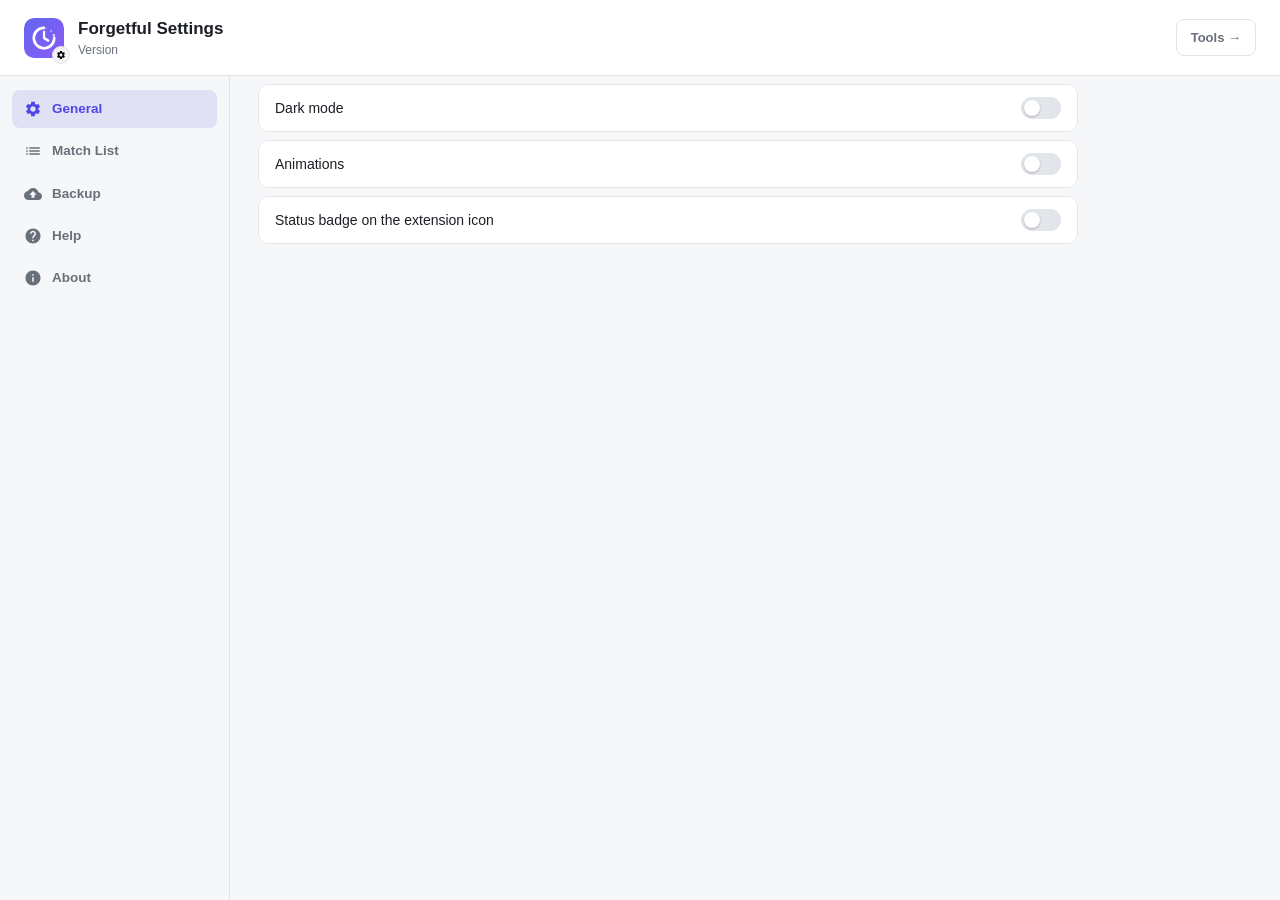
<file: src/setting/index.html>
<!DOCTYPE html>
<html lang="en">
    <head>
        <meta charset="UTF-8">
        <meta http-equiv="X-UA-Compatible" content="IE=edge">
        <meta name="viewport" content="width=device-width, initial-scale=1.0">
        <title>Forgetful Settings</title>
        <link href="../shared/fonts/fonts.css" rel="stylesheet">
        <link href="../shared/theme.css" rel="stylesheet">
        <link rel="shortcut icon" href="../icons/forgetful-logo-64.png" type="image/png">
        <link rel="stylesheet" href="./style/style.css">
    </head>
    <body class="light_mode">
        <div id="title">
            <div id="title_image">
                <img src="../icons/forgetful-logo-512.png" alt="Forgetful logo" width="64" height="64">
                <img id="title_image_different" src="../icons/settings.svg" alt="Tools">
            </div>
            <div>
                <h1>Forgetful Settings</h1>
                <p>Version <span id="versionNumber"></span></p>
            </div>
            <a class="header_nav" href="../tools/index.html" title="Open Forgetful Tools">Tools →</a>
        </div>
        <div id="navbar">
            <button class="setting_button checked" data-tab="general">
                <svg xmlns="http://www.w3.org/2000/svg"height="36px" viewBox="0 0 24 24" width="36px" fill="#000000"><g><path d="M0,0h24v24H0V0z" fill="none"/><path d="M19.14,12.94c0.04-0.3,0.06-0.61,0.06-0.94c0-0.32-0.02-0.64-0.07-0.94l2.03-1.58c0.18-0.14,0.23-0.41,0.12-0.61 l-1.92-3.32c-0.12-0.22-0.37-0.29-0.59-0.22l-2.39,0.96c-0.5-0.38-1.03-0.7-1.62-0.94L14.4,2.81c-0.04-0.24-0.24-0.41-0.48-0.41 h-3.84c-0.24,0-0.43,0.17-0.47,0.41L9.25,5.35C8.66,5.59,8.12,5.92,7.63,6.29L5.24,5.33c-0.22-0.08-0.47,0-0.59,0.22L2.74,8.87 C2.62,9.08,2.66,9.34,2.86,9.48l2.03,1.58C4.84,11.36,4.8,11.69,4.8,12s0.02,0.64,0.07,0.94l-2.03,1.58 c-0.18,0.14-0.23,0.41-0.12,0.61l1.92,3.32c0.12,0.22,0.37,0.29,0.59,0.22l2.39-0.96c0.5,0.38,1.03,0.7,1.62,0.94l0.36,2.54 c0.05,0.24,0.24,0.41,0.48,0.41h3.84c0.24,0,0.44-0.17,0.47-0.41l0.36-2.54c0.59-0.24,1.13-0.56,1.62-0.94l2.39,0.96 c0.22,0.08,0.47,0,0.59-0.22l1.92-3.32c0.12-0.22,0.07-0.47-0.12-0.61L19.14,12.94z M12,15.6c-1.98,0-3.6-1.62-3.6-3.6 s1.62-3.6,3.6-3.6s3.6,1.62,3.6,3.6S13.98,15.6,12,15.6z"/></g></svg>
                <h3>General</h3>
            </button>
            <button class="setting_button" data-tab="url">
                <svg xmlns="http://www.w3.org/2000/svg" height="36px" viewBox="0 0 24 24" width="36px" fill="#000000"><g fill="none"><path d="M0 0h24v24H0V0z"/><path d="M0 0h24v24H0V0z" opacity=".87"/></g><path d="M3 13h2v-2H3v2zm0 4h2v-2H3v2zm0-8h2V7H3v2zm4 4h14v-2H7v2zm0 4h14v-2H7v2zM7 7v2h14V7H7zm-4 6h2v-2H3v2zm0 4h2v-2H3v2zm0-8h2V7H3v2zm4 4h14v-2H7v2zm0 4h14v-2H7v2zM7 7v2h14V7H7z"/></svg>
                <h3>Match List</h3>
            </button>
            <button class="setting_button" data-tab="backup">
                <svg xmlns="http://www.w3.org/2000/svg" height="36px" viewBox="0 0 24 24" width="36px" fill="#000000"><path d="M0 0h24v24H0z" fill="none"/><path d="M19.35 10.04C18.67 6.59 15.64 4 12 4 9.11 4 6.6 5.64 5.35 8.04 2.34 8.36 0 10.91 0 14c0 3.31 2.69 6 6 6h13c2.76 0 5-2.24 5-5 0-2.64-2.05-4.78-4.65-4.96zM14 13v4h-4v-4H7l5-5 5 5h-3z"/></svg>
                <h3>Backup</h3>
            </button>
            <button class="setting_button" data-tab="help">
                <svg xmlns="http://www.w3.org/2000/svg" height="36px" viewBox="0 0 24 24" width="36px" fill="#000000"><path d="M0 0h24v24H0z" fill="none"/><path d="M12 2C6.48 2 2 6.48 2 12s4.48 10 10 10 10-4.48 10-10S17.52 2 12 2zm1 17h-2v-2h2v2zm2.07-7.75l-.9.92C13.45 12.9 13 13.5 13 15h-2v-.5c0-1.1.45-2.1 1.17-2.83l1.24-1.26c.37-.36.59-.86.59-1.41 0-1.1-.9-2-2-2s-2 .9-2 2H8c0-2.21 1.79-4 4-4s4 1.79 4 4c0 .88-.36 1.68-.93 2.25z"/></svg>
                <h3>Help</h3>
            </button>
            <button class="setting_button" data-tab="about">
                <svg xmlns="http://www.w3.org/2000/svg" height="36px" viewBox="0 0 24 24" width="36px" fill="#000000"><path d="M0 0h24v24H0z" fill="none"/><path d="M12 2C6.48 2 2 6.48 2 12s4.48 10 10 10 10-4.48 10-10S17.52 2 12 2zm1 15h-2v-6h2v6zm0-8h-2V7h2v2z"/></svg>
                <h3>About</h3>
            </button>
        </div>
        <div id="content">
            <div class="setting_page opened" data-correspondingTab="general">
                <div>
                    <div class="option">
                        <p>Dark mode</p>
                        <label class="switch">
                            <input type="checkbox" id="toggleDarkMode" class="setting_option" data-settingOption="darkmode">
                            <span class="slider"></span>
                        </label>
                    </div>
                    <div class="option">
                        <p>Animations</p>
                        <label class="switch">
                            <input type="checkbox" id="toggleTransition" class="setting_option" data-settingOption="animation">
                            <span class="slider"></span>
                        </label>
                    </div>
                    <div class="option">
                        <p>Status badge on the extension icon</p>
                        <label class="switch">
                            <input type="checkbox" id="toggleStatusBadge" class="setting_option" data-settingOption="statusBadge">
                            <span class="slider"></span>
                        </label>
                    </div>
                </div>
            </div>
            <div class="setting_page" data-correspondingTab="url">
                <div>
                    <button class="with_text" id="reload_everything">Reload Everything</button>
                    <h3 class="group">URLs</h3>
                    <div id="manage_url_box">
                        <label id="url_box">
                            <input type="url" name="addorsearchurl" id="addorsearchurl" placeholder="https://example.com">
                        </label>
                        <!-- <button id="search_url">Search</button> -->
                        <button class="with_text" id="add_url">Add</button>
                    </div>
                    <table>
                        <colgroup>
                            <col style="width: 90%;">
                            <col style="width: 10%;">
                        </colgroup>
                        <thead>
                            <tr>
                                <th>URLs</th>
                                <th>Action</th>
                            </tr>
                        </thead>
                        <tbody id="url_table"></tbody>
                    </table>
                </div>
                <div>
                    <h3 class="group">Link Title</h3>
                    <div id="manage_pattern_box">
                        <label>
                            <div class="toggle_box">
                                <label title="string">
                                    <input type="radio" name="pattern_mode" id="use_str" checked value="string">
                                    <span>str</span>
                                </label>
                                <label title="regex">
                                    <input type="radio" name="pattern_mode" id="use_regex" value="regex">
                                    <span>(.*)</span>
                                </label>
                            </div>
                            <input type="text" name="addorsearchpattern" id="addorsearchpattern" placeholder="Ex: test12345">
                        </label>
                        <!-- <button id="search_pattern">Search</button> -->
                        <button class="with_text" id="add_pattern">Add</button>
                    </div>
                    <table>
                        <colgroup>
                            <col style="width: 80%;">
                            <col style="width: 10%;">
                            <col style="width: 10%;">
                        </colgroup>
                        <thead>
                            <tr>
                                <th>Title</th>
                                <th>Type</th>
                                <th>Action</th>
                            </tr>
                        </thead>
                        <tbody id="pattern_table"></tbody>
                    </table>
                </div>
            </div>
            <div class="setting_page" data-correspondingTab="backup">
                <div>
                    <h3 class="group">Full backup (settings + all lists)</h3>
                    <button id="export_setting" class="with_text">Export JSON</button>
                    <button id="import_setting" class="with_text">Import JSON</button>
                    <h3 class="group">Site list only</h3>
                    <p>Plain text, one domain per line — easy to edit by hand. Importing merges with the current list; lines starting with # are ignored.</p>
                    <button id="export_sites" class="with_text">Export .txt</button>
                    <button id="import_sites" class="with_text">Import .txt</button>
                </div>
            </div>
            <div class="setting_page" data-correspondingTab="help">
                <div>
                    <h3 class="group">Status Badge</h3>
                    <p>The badge on the extension icon shows whether the current tab is being kept out of your history:</p>
                    <table>
                        <colgroup>
                            <col style="width: 20%;">
                            <col style="width: 80%;">
                        </colgroup>
                        <thead>
                            <tr>
                                <th>Badge</th>
                                <th>Meaning</th>
                            </tr>
                        </thead>
                        <tbody>
                            <tr>
                                <td>✓ (green)</td>
                                <td>This page matches a rule (site URL, tab marker, or title pattern) — visits here are removed from history.</td>
                            </tr>
                            <tr>
                                <td>(empty)</td>
                                <td>No rule matches — this page is saved to history normally.</td>
                            </tr>
                            <tr>
                                <td>? (gray)</td>
                                <td>Special page (not http/https) — Forgetful can't act here.</td>
                            </tr>
                        </tbody>
                    </table>
                    <p>To see exactly which rule matched, open the popup: it shows the state of the current site and tab.</p>
                </div>
            </div>
            <div class="setting_page" data-correspondingTab="about">
                <div>
                    <h3 class="group">About</h3>
                    <div class="about_card">
                        <p>Forgetful keeps chosen sites and tabs out of your browsing history. It collects no data — everything stays on your device or in your own Firefox account.</p>
                        <p>Open source (MIT): <a href="https://github.com/Antxj/forgetful" target="_blank" rel="noopener">github.com/Antxj/forgetful</a> — bug reports and feature requests are welcome on the <a href="https://github.com/Antxj/forgetful/issues" target="_blank" rel="noopener">issue tracker</a>.</p>
                        <p>Based on <a href="https://github.com/sudoker0/NoHistory" target="_blank" rel="noopener">NoHistory</a> by QuanMCPC, used under the MIT License.</p>
                    </div>
                </div>
            </div>
        </div>
    </body>
    <script src="../shared/dom.js"></script>
    <script src="./script/script.js"></script>
</html>
</file>
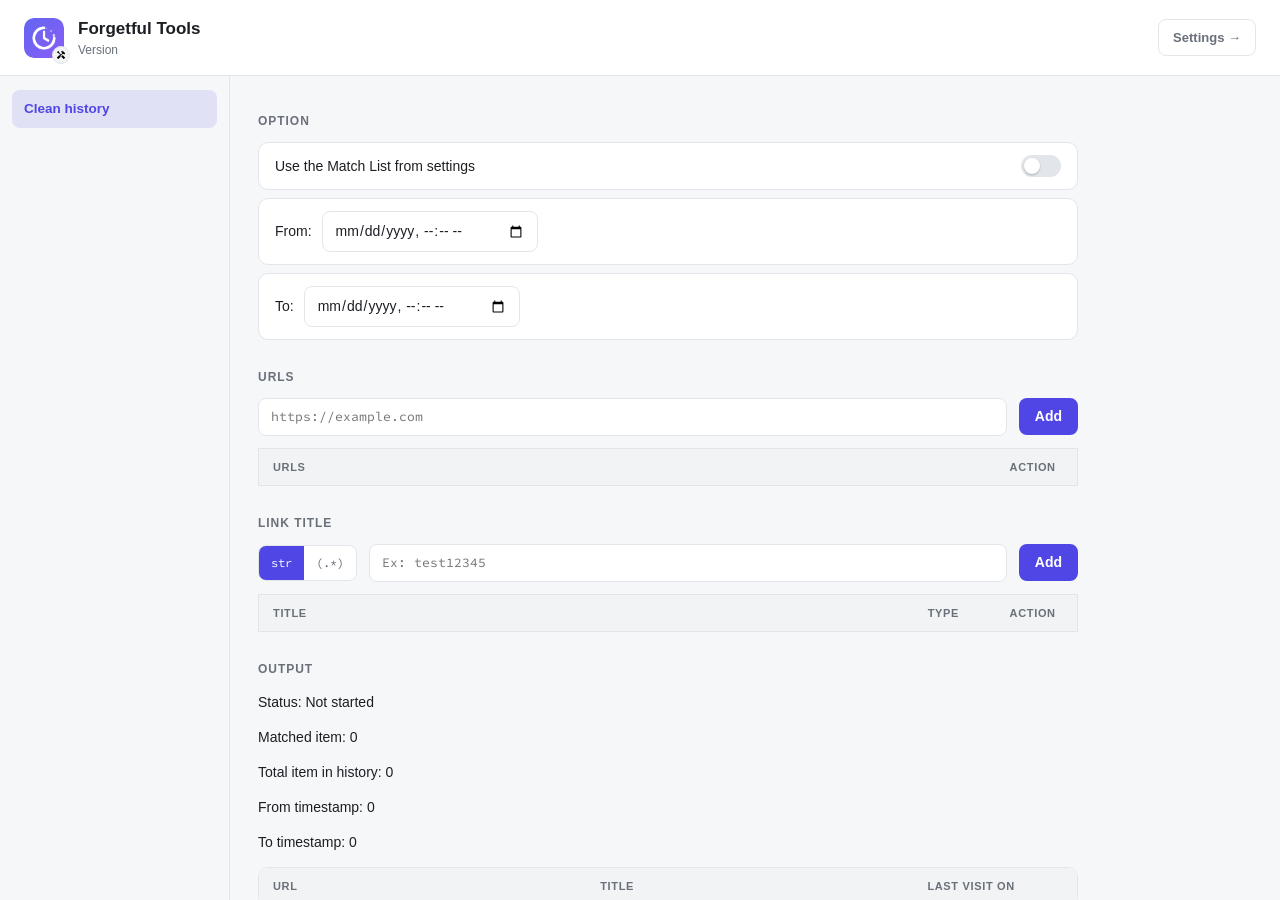
<file: src/tools/index.html>
<!DOCTYPE html>
<html lang="en">
    <head>
        <meta charset="UTF-8">
        <meta http-equiv="X-UA-Compatible" content="IE=edge">
        <meta name="viewport" content="width=device-width, initial-scale=1.0">
        <title>Forgetful Tools</title>
        <link href="../shared/fonts/fonts.css" rel="stylesheet">
        <link href="../shared/theme.css" rel="stylesheet">
        <link rel="shortcut icon" href="../icons/forgetful-logo-64.png" type="image/png">
        <link rel="stylesheet" href="./style/style.css">
    </head>
    <body class="light_mode">
        <div id="title">
            <div id="title_image">
                <img src="../icons/forgetful-logo-512.png" alt="Forgetful logo" width="64" height="64">
                <img id="title_image_different" src="../icons/tools.svg" alt="Tools">
            </div>
            <div>
                <h1>Forgetful Tools</h1>
                <p>Version <span id="versionNumber"></span></p>
            </div>
            <a class="header_nav" href="../setting/index.html" title="Open Forgetful Settings">Settings →</a>
        </div>
        <div id="navbar">
            <button class="tools_button checked" data-tab="clean_history">
                <h3>Clean history</h3>
            </button>
        </div>
        <div id="content">
            <div class="tools_page opened" data-correspondingTab="clean_history">
                <div>
                    <div>
                        <h3 class="group">Option</h3>
                        <div class="option">
                            <p>Use the Match List from settings</p>
                            <label class="switch">
                                <input type="checkbox" id="use_defined_match_list" class="setting_option" data-settingOption="darkmode">
                                <span class="slider"></span>
                            </label>
                        </div>
                        <div class="option">
                            <label>
                                From:
                                <input type="datetime-local" name="from_time" id="from_time" min="1970-01-01T00:00">
                            </label>
                        </div>
                        <div class="option">
                            <label>
                                To:
                                <input type="datetime-local" name="to_time" id="to_time">
                            </label>
                        </div>
                    </div>
                    <div class="not_using_defined_match_list">
                        <h3 class="group">URLs</h3>
                        <div id="manage_url_box">
                            <label id="url_box">
                                <input type="url" name="addorsearchurl" id="addorsearchurl" placeholder="https://example.com">
                            </label>
                            <!-- <button id="search_url">Search</button> -->
                            <button class="with_text" id="add_url">Add</button>
                        </div>
                        <table>
                            <colgroup>
                                <col style="width: 90%;">
                                <col style="width: 10%;">
                            </colgroup>
                            <thead>
                                <tr>
                                    <th>URLs</th>
                                    <th>Action</th>
                                </tr>
                            </thead>
                            <tbody id="url_table"></tbody>
                        </table>
                    </div>
                    <div class="not_using_defined_match_list">
                        <h3 class="group">Link Title</h3>
                        <div id="manage_pattern_box">
                            <label>
                                <div class="toggle_box">
                                    <label title="string">
                                        <input type="radio" name="pattern_mode" id="use_str" checked value="string">
                                        <span>str</span>
                                    </label>
                                    <label title="regex">
                                        <input type="radio" name="pattern_mode" id="use_regex" value="regex">
                                        <span>(.*)</span>
                                    </label>
                                </div>
                                <input type="text" name="addorsearchpattern" id="addorsearchpattern" placeholder="Ex: test12345">
                            </label>
                            <!-- <button id="search_pattern">Search</button> -->
                            <button class="with_text" id="add_pattern">Add</button>
                        </div>
                        <table>
                            <colgroup>
                                <col style="width: 80%;">
                                <col style="width: 10%;">
                                <col style="width: 10%;">
                            </colgroup>
                            <thead>
                                <tr>
                                    <th>Title</th>
                                    <th>Type</th>
                                    <th>Action</th>
                                </tr>
                            </thead>
                            <tbody id="pattern_table"></tbody>
                        </table>
                    </div>
                    <div>
                        <h3 class="group">Output</h3>
                        <p>Status: <span id="search_status">Not started</span></p>
                        <p>Matched item: <span id="matched_item">0</span></p>
                        <p>Total item in history: <span id="total_item_in_history">0</span></p>
                        <p>From timestamp: <span id="searched_from">0</span></p>
                        <p>To timestamp: <span id="searched_to">0</span></p>
                        <div id="table_wrapper">
                            <table>
                                <colgroup>
                                    <col style="width: 40%;">
                                    <col style="width: 40%;">
                                    <col style="width: 20%;">
                                </colgroup>
                                <thead>
                                    <tr>
                                        <th>URL</th>
                                        <th>Title</th>
                                        <th>Last visit on</th>
                                    </tr>
                                </thead>
                                <tbody id="matched_table"></tbody>
                            </table>
                        </div>
                    </div>
                    <button class="with_text" id="search">Search</button>
                    <button class="with_text" id="clean" disabled>Clean!</button>
                </div>
            </div>
        </div>
    </body>
    <script src="../shared/dayjs.min.js"></script>
    <script src="../shared/customParseFormat.js"></script>
    <script src="../shared/dom.js"></script>
    <script src="./script/script.js" type="module"></script>
</html>
</file>
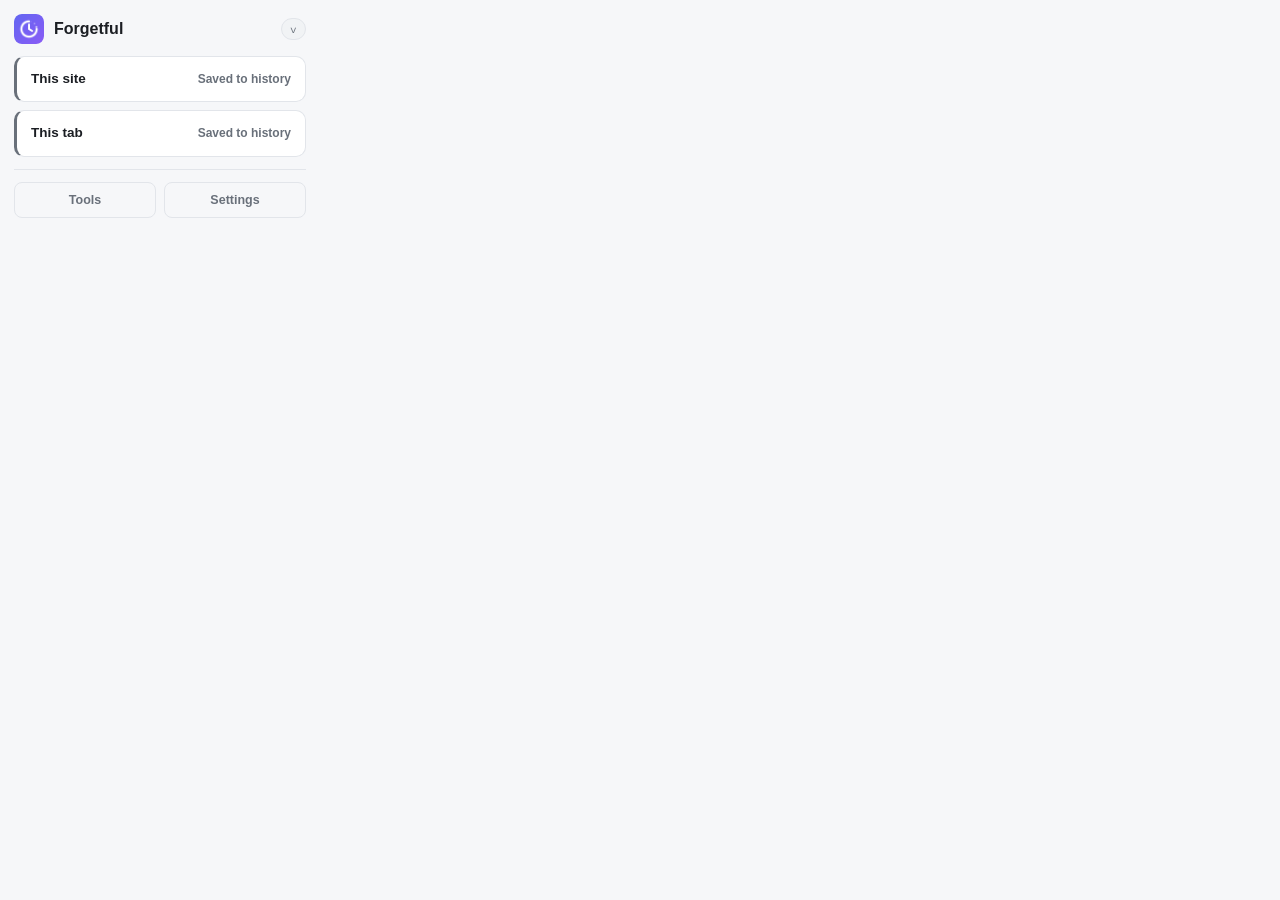
<file: src/popup/nohistory_page.html>
<!DOCTYPE html>
<html lang="en">
    <head>
        <meta charset="UTF-8">
        <meta name="viewport" content="width=device-width, initial-scale=1.0">
        <title>Forgetful</title>
        <link href="../shared/fonts/fonts.css" rel="stylesheet">
        <link href="../shared/theme.css" rel="stylesheet">
        <link rel="stylesheet" href="./style/style.css">
    </head>
    <body class="light_mode">
        <header id="title">
            <img src="../icons/forgetful-logo-512.png" alt="Forgetful">
            <h1>Forgetful</h1>
            <span id="version_chip">v<span id="versionNumber"></span></span>
        </header>
        <p id="error_cannotChange" class="notice hidden_by_default">This is a special page — it can't be excluded from history.</p>
        <main>
            <div id="hidden_wrapper" class="hidden_by_default">
                <div id="site_card">
                    <span class="card_label">Current site</span>
                    <span id="page_currently_on" class="url mono"></span>
                    <span class="card_sub">Tab ID: <span id="id_of_tab" class="mono"></span></span>
                </div>
            </div>
            <div id="button">
                <button id="thispage" class="depend_on_url toggle_row">
                    <span class="row_label">This site</span>
                    <span class="state on not">Excluded from history</span>
                    <span class="state off">Saved to history</span>
                </button>
                <button id="makethetab" class="depend_on_url toggle_row">
                    <span class="row_label">This tab</span>
                    <span class="state on not">Excluded from history</span>
                    <span class="state off">Saved to history</span>
                </button>
            </div>
            <footer id="nav_footer">
                <button id="tools" title="Forgetful tools">Tools</button>
                <button id="managenohistory" title="Forgetful settings">Settings</button>
            </footer>
        </main>
    </body>
    <script src="./script/script.js"></script>
</html>
</file>
<file: src/shared/fonts/fonts.css>
/* latin-ext */
@font-face {
  font-family: 'Source Code Pro';
  font-style: normal;
  font-weight: 400;
  font-display: swap;
  src: url(source-code-pro-latin-ext-400.woff2) format('woff2');
  unicode-range: U+0100-02BA, U+02BD-02C5, U+02C7-02CC, U+02CE-02D7, U+02DD-02FF, U+0304, U+0308, U+0329, U+1D00-1DBF, U+1E00-1E9F, U+1EF2-1EFF, U+2020, U+20A0-20AB, U+20AD-20C0, U+2113, U+2C60-2C7F, U+A720-A7FF;
}
/* latin */
@font-face {
  font-family: 'Source Code Pro';
  font-style: normal;
  font-weight: 400;
  font-display: swap;
  src: url(source-code-pro-latin-400.woff2) format('woff2');
  unicode-range: U+0000-00FF, U+0131, U+0152-0153, U+02BB-02BC, U+02C6, U+02DA, U+02DC, U+0304, U+0308, U+0329, U+2000-206F, U+20AC, U+2122, U+2191, U+2193, U+2212, U+2215, U+FEFF, U+FFFD;
}
</file>
<file: src/shared/theme.css>
/* Forgetful — shared design tokens & components */

body.light_mode {
    --bg: #f6f7f9;
    --surface: #ffffff;
    --surface2: #f1f3f5;
    --hover: rgba(0, 0, 0, 0.05);
    --text: #1b1e23;
    --muted: #69707a;
    --border: #e2e5ea;
    --accent: #4f46e5;
    --accent-soft: rgba(79, 70, 229, 0.12);
    --danger: #dc2626;
    --success: #16a34a;
}

body.dark_mode {
    --bg: #0f1115;
    --surface: #181b21;
    --surface2: #20242c;
    --hover: rgba(255, 255, 255, 0.06);
    --text: #e7e9ee;
    --muted: #9aa2ad;
    --border: #2a2f38;
    --accent: #8b93ff;
    --accent-soft: rgba(139, 147, 255, 0.15);
    --danger: #f16a6a;
    --success: #3ecf6e;
}

/* Legacy variable aliases (kept because scripts reference them) */
body.light_mode, body.dark_mode {
    --background: var(--bg);
    --yes-color: var(--danger);
    --no-color: var(--success);
    --url-color: var(--accent);
    --tab-color: var(--accent);
    --button-enabled: var(--danger);
    --button-disabled: var(--success);
    --radius: 10px;
    --font-sans: -apple-system, BlinkMacSystemFont, "Segoe UI", Roboto, "Helvetica Neue", Arial, sans-serif;
    --font-mono: "Source Code Pro", ui-monospace, "Cascadia Mono", Consolas, monospace;
}

* { box-sizing: border-box; }

body {
    font-family: var(--font-sans);
    background: var(--bg);
    color: var(--text);
    transition: color 0.3s, background-color 0.3s;
    font-size: 14px;
    line-height: 1.5;
}

.mono { font-family: var(--font-mono); }

.notransition * { transition: none !important; }

/* Buttons */
button.with_text {
    background: var(--accent);
    color: #fff;
    border: none;
    border-radius: 8px;
    padding: 8px 16px;
    font: inherit;
    font-weight: 600;
    cursor: pointer;
    transition: filter 0.15s, opacity 0.15s;
    margin-right: 8px;
}
button.with_text:hover, button.with_text:focus { filter: brightness(1.12); }
button.with_text:disabled { opacity: 0.45; cursor: not-allowed; filter: none; }

/* Icon "remove" button in tables */
button.remove {
    width: 30px;
    height: 30px;
    border: none;
    border-radius: 6px;
    background: transparent;
    display: flex;
    align-items: center;
    justify-content: center;
    cursor: pointer;
    transition: background-color 0.15s;
    padding: 0;
}
button.remove svg { fill: var(--muted); width: 18px; height: 18px; transition: fill 0.15s; }
button.remove:hover, button.remove:focus { background: var(--danger); }
button.remove:hover svg, button.remove:focus svg { fill: #fff; }

/* Toggle switch */
.switch { position: relative; display: inline-block; width: 40px; height: 22px; flex-shrink: 0; }
.switch input { opacity: 0; width: 0; height: 0; position: absolute; }
.switch .slider {
    position: absolute;
    inset: 0;
    background: var(--border);
    border-radius: 999px;
    cursor: pointer;
    transition: background-color 0.2s;
}
.switch .slider:before {
    content: "";
    position: absolute;
    width: 16px;
    height: 16px;
    left: 3px;
    top: 3px;
    border-radius: 50%;
    background: #fff;
    box-shadow: 0 1px 2px rgba(0, 0, 0, 0.25);
    transition: transform 0.2s;
}
.switch input:checked + .slider { background: var(--accent); }
.switch input:checked + .slider:before { transform: translateX(18px); }

/* Inputs */
input[type=text], input[type=url], input[type=datetime-local] {
    background: var(--surface);
    border: 1px solid var(--border);
    border-radius: 8px;
    padding: 8px 12px;
    color: var(--text);
    font: inherit;
    transition: border-color 0.15s, box-shadow 0.15s;
}
input[type=text], input[type=url] { width: 100%; font-family: var(--font-mono); font-size: 13px; }
input[type=text]:focus, input[type=url]:focus, input[type=datetime-local]:focus {
    outline: none;
    border-color: var(--accent);
    box-shadow: 0 0 0 3px var(--accent-soft);
}

/* Segmented control (str / regex) */
div.toggle_box {
    display: flex;
    border: 1px solid var(--border);
    border-radius: 8px;
    overflow: hidden;
    flex-shrink: 0;
    background: var(--surface);
}
div.toggle_box label { cursor: pointer; }
div.toggle_box label input { position: absolute; opacity: 0; }
div.toggle_box label span {
    display: block;
    padding: 8px 12px;
    font-family: var(--font-mono);
    font-size: 12px;
    color: var(--muted);
    transition: background-color 0.15s, color 0.15s;
}
div.toggle_box label input:checked + span { background: var(--accent); color: #fff; }

/* Tables */
table {
    width: 100%;
    border-collapse: collapse;
    margin: 12px 0;
    background: var(--surface);
    border: 1px solid var(--border);
    border-radius: var(--radius);
}
table thead th {
    text-align: left;
    font-size: 11px;
    font-weight: 600;
    text-transform: uppercase;
    letter-spacing: 0.06em;
    color: var(--muted);
    background: var(--surface2);
    padding: 10px 14px;
    border-bottom: 1px solid var(--border);
}
table td {
    padding: 10px 14px;
    border-bottom: 1px solid var(--border);
    font-size: 13px;
    overflow-wrap: anywhere;
}
table td p { margin: 0; font-family: var(--font-mono); font-size: 12.5px; }
table tbody tr:hover { background: var(--hover); }
table tbody tr:last-child td { border-bottom: none; }

/* Section headings */
h3.group {
    font-size: 12px;
    font-weight: 700;
    text-transform: uppercase;
    letter-spacing: 0.08em;
    color: var(--muted);
    margin: 28px 0 12px;
}

.hidden_by_default { display: none; }

/* Header cross-navigation (Settings <-> Tools) */
a.header_nav {
    margin-left: auto;
    padding: 8px 14px;
    border: 1px solid var(--border);
    border-radius: 8px;
    color: var(--muted);
    text-decoration: none;
    font-weight: 600;
    font-size: 13px;
    transition: color 0.15s, border-color 0.15s, background-color 0.15s;
}
a.header_nav:hover, a.header_nav:focus {
    color: var(--accent);
    border-color: var(--accent);
    background: var(--accent-soft);
    outline: none;
}
</file>
<file: src/setting/style/style.css>
/* Forgetful settings page */

body {
    position: fixed;
    inset: 0;
    margin: 0;
    display: grid;
    grid-template-areas: "title title" "navbar content";
    grid-template-columns: 230px 1fr;
    grid-template-rows: 76px 1fr;
}

/* Header */
div#title {
    grid-area: title;
    display: flex;
    align-items: center;
    gap: 14px;
    padding: 0 24px;
    background: var(--surface);
    border-bottom: 1px solid var(--border);
}
div#title div * { margin: 0; }
div#title h1 { font-size: 17px; font-weight: 700; }
div#title p { font-size: 12px; color: var(--muted); }
div#title_image { position: relative; }
div#title_image img:first-child {
    width: 40px;
    height: 40px;
    border-radius: 10px;
    display: block;
}
div#title_image img#title_image_different {
    position: absolute;
    right: -6px;
    bottom: -6px;
    width: 18px;
    height: 18px;
    background: var(--surface2);
    border: 1px solid var(--border);
    border-radius: 50%;
    padding: 3px;
}

/* Sidebar nav */
div#navbar {
    grid-area: navbar;
    display: flex;
    flex-direction: column;
    gap: 4px;
    padding: 14px 12px;
    border-right: 1px solid var(--border);
    overflow-y: auto;
}
div#navbar button {
    display: flex;
    align-items: center;
    gap: 10px;
    padding: 9px 12px;
    border: none;
    border-radius: 8px;
    background: transparent;
    color: var(--muted);
    font: inherit;
    text-align: left;
    cursor: pointer;
    transition: background-color 0.15s, color 0.15s;
}
div#navbar button h3 { margin: 0; font-size: 13.5px; font-weight: 600; }
div#navbar button svg { width: 18px; height: 18px; fill: currentColor; flex-shrink: 0; }
div#navbar button:hover, div#navbar button:focus {
    background: var(--hover);
    color: var(--text);
    outline: none;
}
div#navbar .checked { background: var(--accent-soft); color: var(--accent); }

/* Content */
div#content {
    grid-area: content;
    overflow-y: auto;
    overflow-x: hidden;
    padding: 8px 28px 28px;
}
div#content > div { display: none; }
div#content div.opened { display: block; max-width: 820px; }

/* Option rows */
div.option {
    display: flex;
    align-items: center;
    justify-content: space-between;
    gap: 16px;
    padding: 12px 16px;
    background: var(--surface);
    border: 1px solid var(--border);
    border-radius: var(--radius);
    margin-bottom: 8px;
}
div.option p { margin: 0; }

/* About card */
div.about_card {
    padding: 4px 16px;
    background: var(--surface);
    border: 1px solid var(--border);
    border-radius: var(--radius);
}
div#content a { color: var(--accent); text-decoration: none; }
div#content a:hover, div#content a:focus { text-decoration: underline; }

/* Add-URL / add-pattern rows */
div#manage_url_box, div#manage_pattern_box {
    display: flex;
    align-items: center;
    gap: 12px;
}
label#url_box { flex: 1; }
div#manage_pattern_box > label {
    display: flex;
    align-items: center;
    gap: 12px;
    flex: 1;
}
div#manage_url_box button.with_text, div#manage_pattern_box button.with_text { margin-right: 0; }

@media (max-width: 800px) {
    body { grid-template-columns: 60px 1fr; }
    div#navbar button h3 { display: none; }
    div#navbar button { justify-content: center; }
}
</file>
<file: src/tools/style/style.css>
/* Forgetful tools page */

body {
    position: fixed;
    inset: 0;
    margin: 0;
    display: grid;
    grid-template-areas: "title title" "navbar content";
    grid-template-columns: 230px 1fr;
    grid-template-rows: 76px 1fr;
}

/* Header */
div#title {
    grid-area: title;
    display: flex;
    align-items: center;
    gap: 14px;
    padding: 0 24px;
    background: var(--surface);
    border-bottom: 1px solid var(--border);
}
div#title div * { margin: 0; }
div#title h1 { font-size: 17px; font-weight: 700; }
div#title p { font-size: 12px; color: var(--muted); }
div#title_image { position: relative; }
div#title_image img:first-child {
    width: 40px;
    height: 40px;
    border-radius: 10px;
    display: block;
}
div#title_image img#title_image_different {
    position: absolute;
    right: -6px;
    bottom: -6px;
    width: 18px;
    height: 18px;
    background: var(--surface2);
    border: 1px solid var(--border);
    border-radius: 50%;
    padding: 3px;
}

/* Sidebar nav */
div#navbar {
    grid-area: navbar;
    display: flex;
    flex-direction: column;
    gap: 4px;
    padding: 14px 12px;
    border-right: 1px solid var(--border);
    overflow-y: auto;
}
div#navbar button {
    display: flex;
    align-items: center;
    gap: 10px;
    padding: 9px 12px;
    border: none;
    border-radius: 8px;
    background: transparent;
    color: var(--muted);
    font: inherit;
    text-align: left;
    cursor: pointer;
    transition: background-color 0.15s, color 0.15s;
}
div#navbar button h3 { margin: 0; font-size: 13.5px; font-weight: 600; }
div#navbar button:hover, div#navbar button:focus {
    background: var(--hover);
    color: var(--text);
    outline: none;
}
div#navbar .checked { background: var(--accent-soft); color: var(--accent); }

/* Content */
div#content {
    grid-area: content;
    overflow-y: auto;
    overflow-x: hidden;
    padding: 8px 28px 28px;
}
div#content > div { display: none; }
div#content div.opened { display: block; max-width: 820px; }

/* Option rows */
div.option {
    display: flex;
    align-items: center;
    justify-content: space-between;
    gap: 16px;
    padding: 12px 16px;
    background: var(--surface);
    border: 1px solid var(--border);
    border-radius: var(--radius);
    margin-bottom: 8px;
}
div.option p { margin: 0; }
div.option label { display: flex; align-items: center; gap: 10px; }

/* Add-URL / add-pattern rows */
div#manage_url_box, div#manage_pattern_box {
    display: flex;
    align-items: center;
    gap: 12px;
}
label#url_box { flex: 1; }
div#manage_pattern_box > label {
    display: flex;
    align-items: center;
    gap: 12px;
    flex: 1;
}
div#manage_url_box button.with_text, div#manage_pattern_box button.with_text { margin-right: 0; }

/* Search output */
div#table_wrapper {
    max-height: 50vh;
    overflow: auto;
    border: 1px solid var(--border);
    border-radius: var(--radius);
    background: var(--surface);
}
div#table_wrapper table { margin: 0; border: none; }
tr.history_entry { opacity: 0; transition: opacity 0.3s; }
tr.history_entry.show { opacity: 1; }

/* Action buttons */
button#search, button#clean { margin-top: 16px; }
button#clean { background: var(--danger); }
</file>
<file: src/popup/style/style.css>
/* Forgetful popup */

body {
    width: 320px;
    margin: 0;
    padding: 14px;
}

/* Header */
header#title {
    display: flex;
    align-items: center;
    gap: 10px;
    margin-bottom: 12px;
}
header#title img {
    width: 30px;
    height: 30px;
    border-radius: 8px;
}
header#title h1 {
    flex: 1;
    font-size: 16px;
    font-weight: 700;
    margin: 0;
}
#version_chip {
    font-family: var(--font-mono);
    font-size: 11px;
    color: var(--muted);
    background: var(--surface2);
    border: 1px solid var(--border);
    border-radius: 999px;
    padding: 2px 8px;
    max-width: 140px;
    overflow-wrap: anywhere;
}

/* Special-page notice */
p.notice {
    margin: 0 0 12px;
    padding: 10px 12px;
    font-size: 12.5px;
    color: var(--muted);
    background: var(--surface2);
    border: 1px solid var(--border);
    border-radius: var(--radius);
}

/* Current-site card */
#site_card {
    display: flex;
    flex-direction: column;
    gap: 2px;
    padding: 10px 12px;
    margin-bottom: 12px;
    background: var(--surface);
    border: 1px solid var(--border);
    border-radius: var(--radius);
}
#site_card .card_label {
    font-size: 10.5px;
    font-weight: 700;
    text-transform: uppercase;
    letter-spacing: 0.08em;
    color: var(--muted);
}
#page_currently_on {
    font-size: 14px;
    font-weight: 600;
    color: var(--accent);
    overflow-wrap: anywhere;
}
#site_card .card_sub {
    font-size: 11.5px;
    color: var(--muted);
}

/* Toggle rows */
#button {
    display: flex;
    flex-direction: column;
    gap: 8px;
}
button.toggle_row {
    --current-status-color: var(--muted);
    display: flex;
    align-items: center;
    justify-content: space-between;
    gap: 10px;
    width: 100%;
    padding: 12px 14px;
    background: var(--surface);
    border: 1px solid var(--border);
    border-left: 3px solid var(--current-status-color);
    border-radius: var(--radius);
    font: inherit;
    color: var(--text);
    cursor: pointer;
    transition: border-color 0.15s, background-color 0.15s, box-shadow 0.15s;
}
button.toggle_row:hover, button.toggle_row:focus {
    background: var(--hover);
    box-shadow: 0 1px 6px rgba(0, 0, 0, 0.08);
    outline: none;
}
.row_label {
    font-weight: 600;
    font-size: 13.5px;
}
.state {
    font-size: 12px;
    font-weight: 600;
    color: var(--current-status-color);
    text-align: right;
}
.state.not { display: none; }
svg.not { display: none; }

.grayed_out {
    opacity: 0.45;
    pointer-events: none;
}

/* Footer nav */
#nav_footer {
    display: flex;
    gap: 8px;
    margin-top: 12px;
    padding-top: 12px;
    border-top: 1px solid var(--border);
}
#nav_footer button {
    flex: 1;
    padding: 8px 0;
    background: transparent;
    border: 1px solid var(--border);
    border-radius: 8px;
    font: inherit;
    font-weight: 600;
    font-size: 12.5px;
    color: var(--muted);
    cursor: pointer;
    transition: color 0.15s, border-color 0.15s, background-color 0.15s;
}
#nav_footer button:hover, #nav_footer button:focus {
    color: var(--accent);
    border-color: var(--accent);
    background: var(--accent-soft);
    outline: none;
}
</file>
